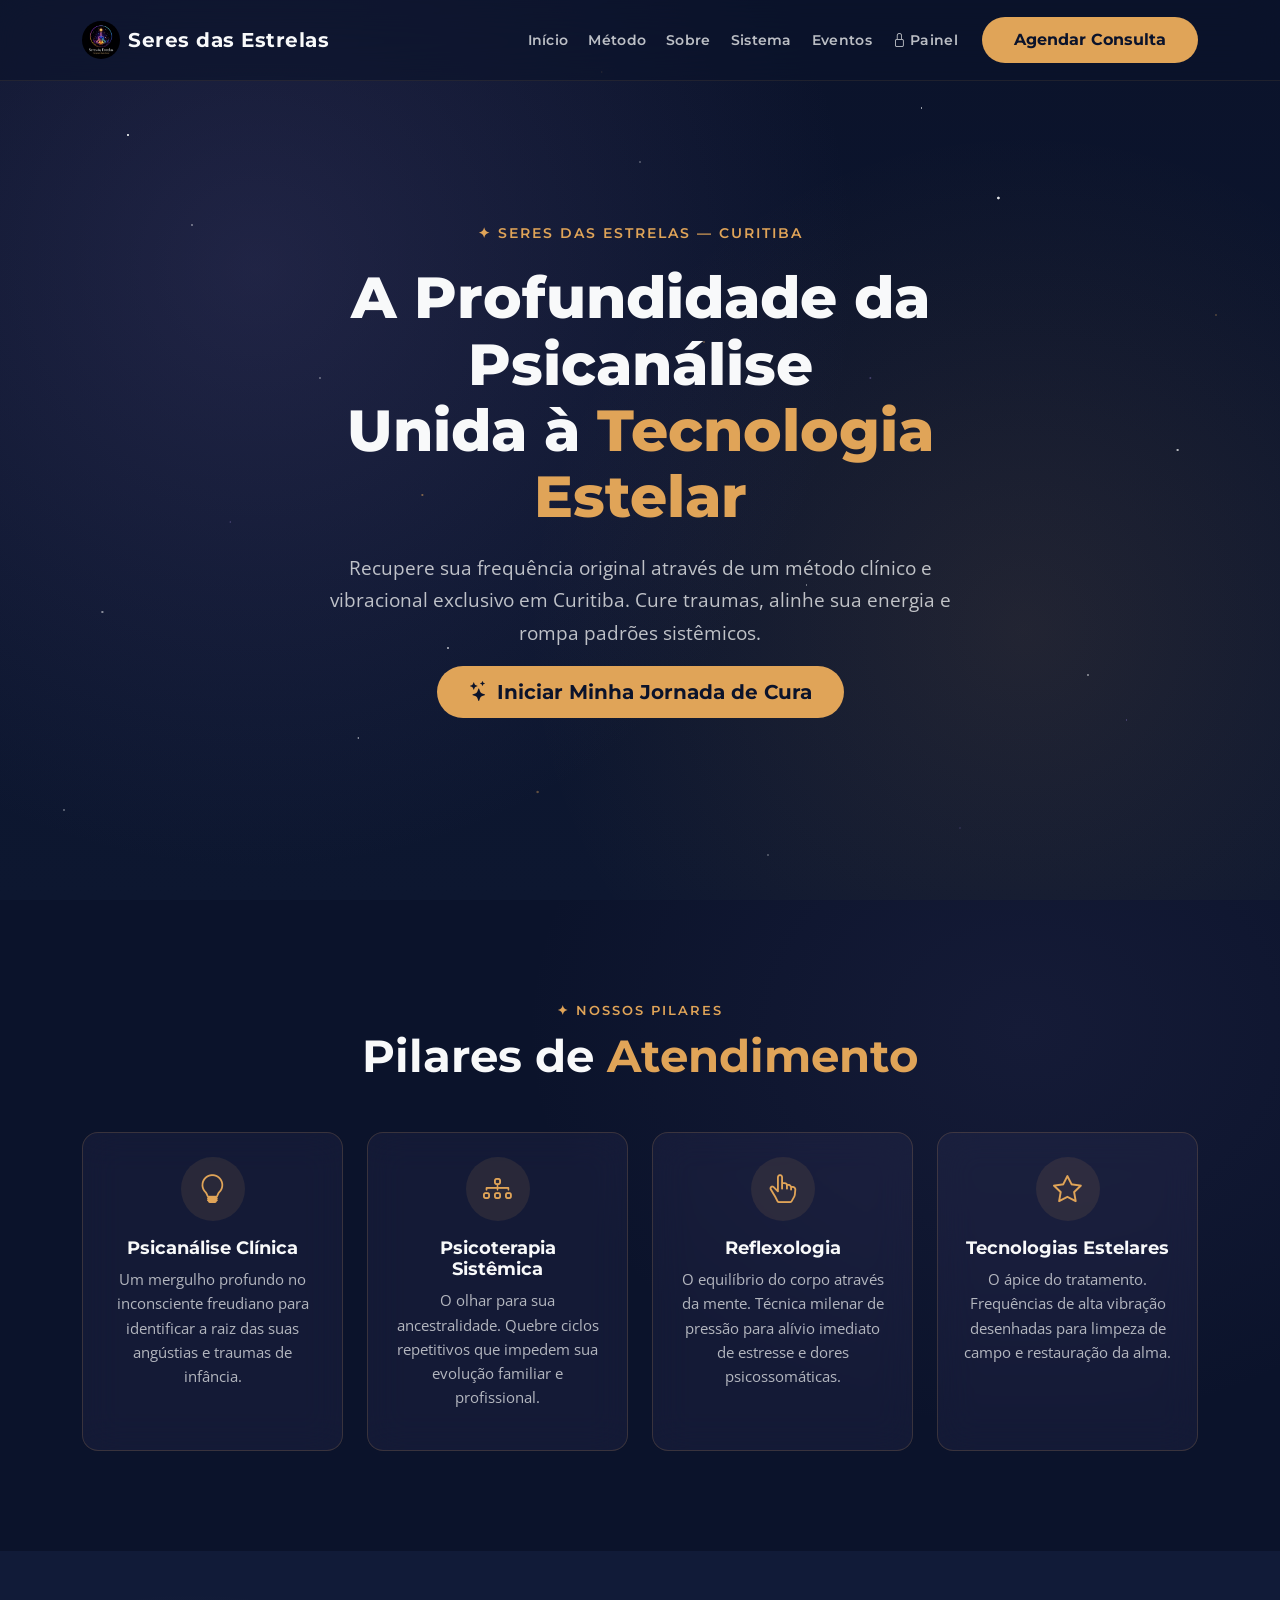
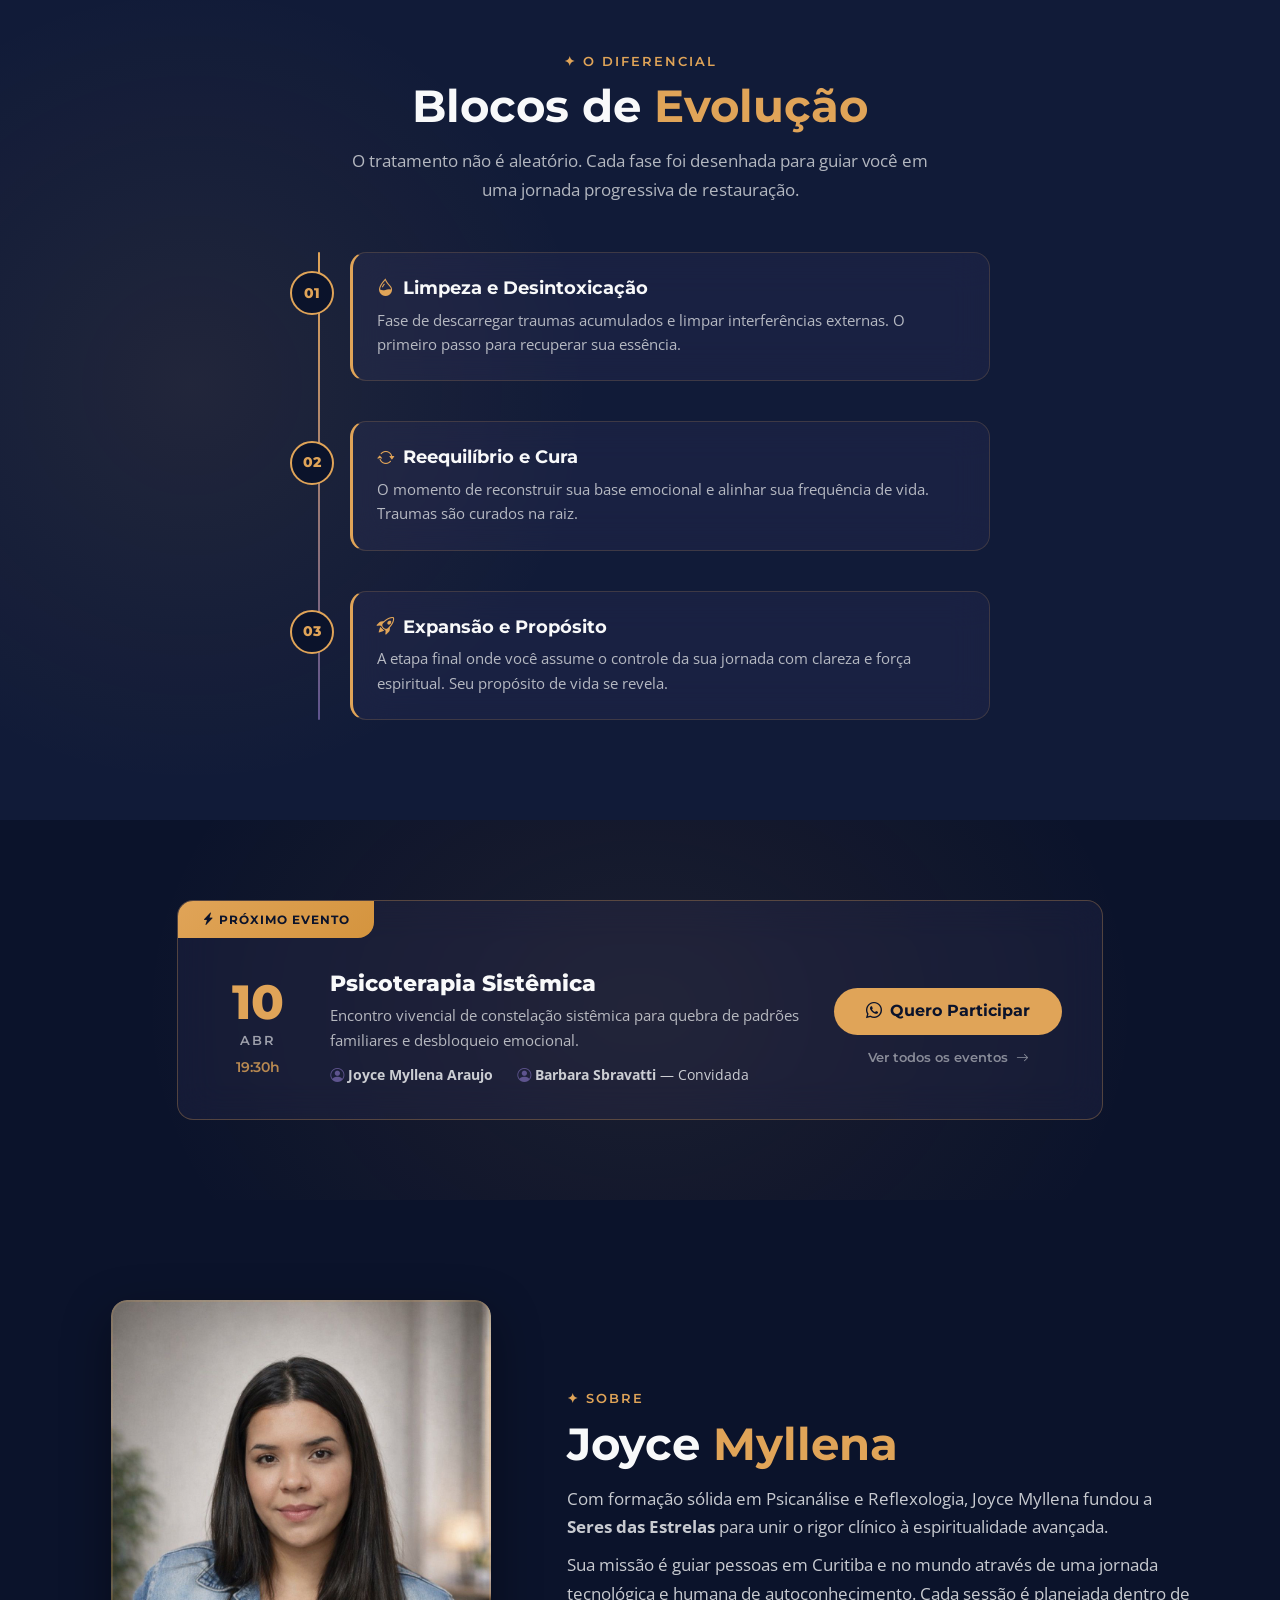
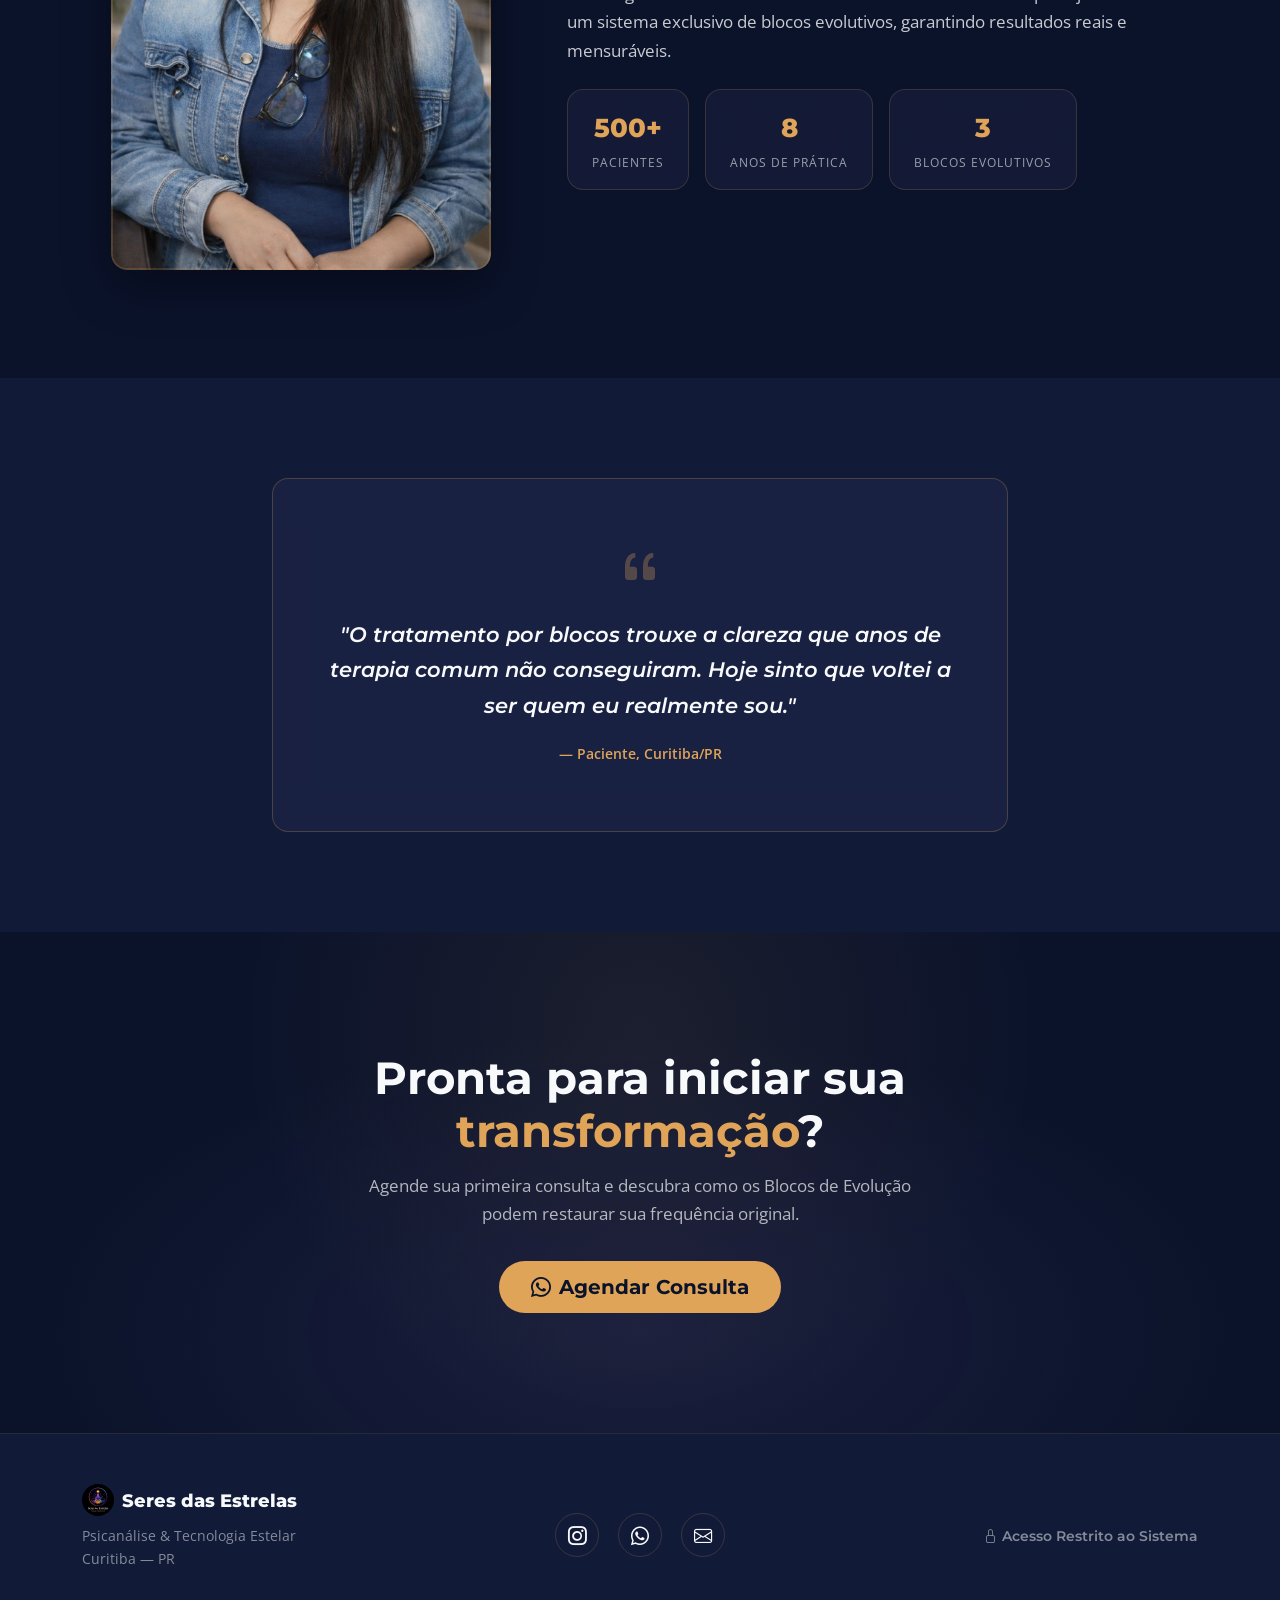
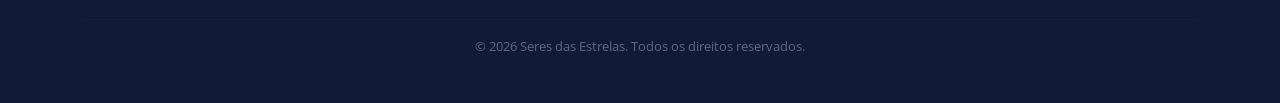
<file: index.html>
<!DOCTYPE html>
<html lang="pt-BR">
<head>
  <meta charset="UTF-8" />
  <meta name="viewport" content="width=device-width, initial-scale=1.0" />
  <title>Seres das Estrelas | Joyce Myllena — Psicanálise &amp; Tecnologia Estelar</title>
  <meta name="description" content="Recupere sua frequência original através de um método clínico e vibracional exclusivo em Curitiba. Cure traumas, alinhe sua energia e rompa padrões sistêmicos." />

  <!-- Google Fonts -->
  <link rel="preconnect" href="https://fonts.googleapis.com" />
  <link rel="preconnect" href="https://fonts.gstatic.com" crossorigin />
  <link href="https://fonts.googleapis.com/css2?family=Montserrat:wght@400;600;700;800&family=Open+Sans:wght@400;600&display=swap" rel="stylesheet" />

  <!-- Bootstrap 5 CSS -->
  <link href="https://cdn.jsdelivr.net/npm/bootstrap@5.3.3/dist/css/bootstrap.min.css" rel="stylesheet" />

  <!-- Bootstrap Icons -->
  <link href="https://cdn.jsdelivr.net/npm/bootstrap-icons@1.11.3/font/bootstrap-icons.min.css" rel="stylesheet" />

  <!-- Custom CSS -->
  <link rel="stylesheet" href="style.css" />
</head>
<body>

  <!-- ========== NAVBAR ========== -->
  <nav class="navbar navbar-expand-lg navbar-dark fixed-top glass-nav" id="mainNav">
    <div class="container">
      <a class="navbar-brand fw-bold d-flex align-items-center" href="#">
        <img src="logo.jpeg" alt="Seres das Estrelas" class="navbar-logo me-2" /> Seres das Estrelas
      </a>
      <button class="navbar-toggler border-0" type="button" data-bs-toggle="collapse" data-bs-target="#navbarNav" aria-controls="navbarNav" aria-expanded="false" aria-label="Abrir menu">
        <span class="navbar-toggler-icon"></span>
      </button>
      <div class="collapse navbar-collapse" id="navbarNav">
        <ul class="navbar-nav ms-auto me-3 align-items-center gap-lg-1">
          <li class="nav-item"><a class="nav-link" href="#inicio">Início</a></li>
          <li class="nav-item"><a class="nav-link" href="#pilares">Método</a></li>
          <li class="nav-item"><a class="nav-link" href="#sobre">Sobre</a></li>
          <li class="nav-item"><a class="nav-link" href="#sistema">Sistema</a></li>
          <li class="nav-item"><a class="nav-link" href="eventos.php">Eventos</a></li>
          <li class="nav-item"><a class="nav-link" href="system/login.php"><i class="bi bi-lock me-1"></i>Painel</a></li>
        </ul>
        <a href="#agendar" class="btn btn-gold">Agendar Consulta</a>
      </div>
    </div>
  </nav>

  <!-- ========== HERO SECTION ========== -->
  <header class="hero-section d-flex align-items-center" id="inicio">
    <!-- Star background layer -->
    <div class="stars-bg" aria-hidden="true"></div>
    <div class="stars-bg stars-bg--layer2" aria-hidden="true"></div>

    <div class="container position-relative z-1">
      <div class="row justify-content-center text-center">
        <div class="col-lg-9 col-xl-8">
          <p class="hero-tag fade-in">✦ Seres das Estrelas — Curitiba</p>
          <h1 class="hero-title fade-in">A Profundidade da Psicanálise<br class="d-none d-md-block" /> Unida à <span class="text-gold">Tecnologia Estelar</span></h1>
          <p class="hero-subtitle fade-in">Recupere sua frequência original através de um método clínico e vibracional exclusivo em Curitiba. Cure traumas, alinhe sua energia e rompa padrões sistêmicos.</p>
          <a href="#agendar" class="btn btn-gold btn-lg mt-3 fade-in">
            <i class="bi bi-stars me-2"></i>Iniciar Minha Jornada de Cura
          </a>
        </div>
      </div>
    </div>
  </header>

  <!-- ========== PILARES ========== -->
  <section class="section-pilares" id="pilares">
    <div class="container">
      <div class="text-center mb-5">
        <p class="section-tag fade-in">✦ Nossos Pilares</p>
        <h2 class="section-title fade-in">Pilares de <span class="text-gold">Atendimento</span></h2>
      </div>

      <div class="row g-3 g-lg-4">
        <!-- Card 1 -->
        <div class="col-6 col-lg-3 fade-in">
          <div class="glass-card h-100 text-center p-3 p-lg-4">
            <div class="card-icon"><i class="bi bi-lightbulb"></i></div>
            <h5 class="card-title-custom">Psicanálise Clínica</h5>
            <p class="card-text-custom">Um mergulho profundo no inconsciente freudiano para identificar a raiz das suas angústias e traumas de infância.</p>
          </div>
        </div>
        <!-- Card 2 -->
        <div class="col-6 col-lg-3 fade-in">
          <div class="glass-card h-100 text-center p-3 p-lg-4">
            <div class="card-icon"><i class="bi bi-diagram-3"></i></div>
            <h5 class="card-title-custom">Psicoterapia Sistêmica</h5>
            <p class="card-text-custom">O olhar para sua ancestralidade. Quebre ciclos repetitivos que impedem sua evolução familiar e profissional.</p>
          </div>
        </div>
        <!-- Card 3 -->
        <div class="col-6 col-lg-3 fade-in">
          <div class="glass-card h-100 text-center p-3 p-lg-4">
            <div class="card-icon"><i class="bi bi-hand-index-thumb"></i></div>
            <h5 class="card-title-custom">Reflexologia</h5>
            <p class="card-text-custom">O equilíbrio do corpo através da mente. Técnica milenar de pressão para alívio imediato de estresse e dores psicossomáticas.</p>
          </div>
        </div>
        <!-- Card 4 -->
        <div class="col-6 col-lg-3 fade-in">
          <div class="glass-card h-100 text-center p-3 p-lg-4">
            <div class="card-icon"><i class="bi bi-star"></i></div>
            <h5 class="card-title-custom">Tecnologias Estelares</h5>
            <p class="card-text-custom">O ápice do tratamento. Frequências de alta vibração desenhadas para limpeza de campo e restauração da alma.</p>
          </div>
        </div>
      </div>
    </div>
  </section>

  <!-- ========== MÉTODO DOS BLOCOS ========== -->
  <section class="section-blocos" id="sistema">
    <div class="container">
      <div class="text-center mb-5">
        <p class="section-tag fade-in">✦ O Diferencial</p>
        <h2 class="section-title fade-in">Blocos de <span class="text-gold">Evolução</span></h2>
        <p class="section-subtitle fade-in mx-auto">O tratamento não é aleatório. Cada fase foi desenhada para guiar você em uma jornada progressiva de restauração.</p>
      </div>

      <div class="timeline">
        <!-- Bloco 1 -->
        <div class="timeline-item fade-in">
          <div class="timeline-marker">01</div>
          <div class="glass-card timeline-card p-4">
            <h5 class="card-title-custom"><i class="bi bi-droplet-half me-2 text-gold"></i>Limpeza e Desintoxicação</h5>
            <p class="card-text-custom mb-0">Fase de descarregar traumas acumulados e limpar interferências externas. O primeiro passo para recuperar sua essência.</p>
          </div>
        </div>
        <!-- Bloco 2 -->
        <div class="timeline-item fade-in">
          <div class="timeline-marker">02</div>
          <div class="glass-card timeline-card p-4">
            <h5 class="card-title-custom"><i class="bi bi-arrow-repeat me-2 text-gold"></i>Reequilíbrio e Cura</h5>
            <p class="card-text-custom mb-0">O momento de reconstruir sua base emocional e alinhar sua frequência de vida. Traumas são curados na raiz.</p>
          </div>
        </div>
        <!-- Bloco 3 -->
        <div class="timeline-item fade-in">
          <div class="timeline-marker">03</div>
          <div class="glass-card timeline-card p-4">
            <h5 class="card-title-custom"><i class="bi bi-rocket-takeoff me-2 text-gold"></i>Expansão e Propósito</h5>
            <p class="card-text-custom mb-0">A etapa final onde você assume o controle da sua jornada com clareza e força espiritual. Seu propósito de vida se revela.</p>
          </div>
        </div>
      </div>
    </div>
  </section>

  <!-- ========== PRÓXIMO EVENTO (destaque) ========== -->
  <section class="section-evento-destaque">
    <div class="container">
      <div class="row justify-content-center">
        <div class="col-lg-10">
          <div class="glass-card evento-destaque-card fade-in">
            <div class="evento-destaque-badge">
              <i class="bi bi-lightning-charge-fill me-1"></i>Próximo Evento
            </div>
            <div class="evento-destaque-inner">
              <div class="evento-destaque-date">
                <span class="evento-dia">10</span>
                <span class="evento-mes-label">ABR</span>
                <span class="evento-horario-inline">19:30h</span>
              </div>
              <div class="evento-destaque-info">
                <h3 class="evento-destaque-titulo">Psicoterapia Sistêmica</h3>
                <p class="evento-destaque-desc">Encontro vivencial de constelação sistêmica para quebra de padrões familiares e desbloqueio emocional.</p>
                <div class="evento-destaque-speakers">
                  <span><i class="bi bi-person-circle me-1 text-violet"></i><strong>Joyce Myllena Araujo</strong></span>
                  <span><i class="bi bi-person-circle me-1 text-violet"></i><strong>Barbara Sbravatti</strong> — Convidada</span>
                </div>
              </div>
              <div class="evento-destaque-cta">
                <a href="https://wa.me/5541991285254?text=Ol%C3%A1!%20Gostaria%20de%20me%20inscrever%20no%20evento%20de%20Psicoterapia%20Sist%C3%AAmica%20do%20dia%2010%2F04." target="_blank" rel="noopener noreferrer" class="btn btn-gold">
                  <i class="bi bi-whatsapp me-2"></i>Quero Participar
                </a>
                <a href="eventos.php" class="evento-ver-todos">Ver todos os eventos <i class="bi bi-arrow-right ms-1"></i></a>
              </div>
            </div>
          </div>
        </div>
      </div>
    </div>
  </section>

  <!-- ========== SOBRE ========== -->
  <section class="section-sobre" id="sobre">
    <div class="container">
      <div class="row align-items-center g-5">
        <div class="col-lg-5 text-center fade-in">
          <div class="about-photo-wrapper">
            <img
              src="millena.jpeg"
              alt="Joyce Myllena — Terapeuta"
              class="about-photo img-fluid"
              loading="lazy"
            />
          </div>
        </div>
        <div class="col-lg-7 fade-in">
          <p class="section-tag">✦ Sobre</p>
          <h2 class="section-title">Joyce <span class="text-gold">Myllena</span></h2>
          <p class="about-text">Com formação sólida em Psicanálise e Reflexologia, Joyce Myllena fundou a <strong>Seres das Estrelas</strong> para unir o rigor clínico à espiritualidade avançada.</p>
          <p class="about-text">Sua missão é guiar pessoas em Curitiba e no mundo através de uma jornada tecnológica e humana de autoconhecimento. Cada sessão é planejada dentro de um sistema exclusivo de blocos evolutivos, garantindo resultados reais e mensuráveis.</p>
          <div class="d-flex gap-3 mt-4">
            <div class="stat-badge glass-card px-4 py-3 text-center">
              <span class="stat-number">500+</span>
              <span class="stat-label">Pacientes</span>
            </div>
            <div class="stat-badge glass-card px-4 py-3 text-center">
              <span class="stat-number">8</span>
              <span class="stat-label">Anos de Prática</span>
            </div>
            <div class="stat-badge glass-card px-4 py-3 text-center">
              <span class="stat-number">3</span>
              <span class="stat-label">Blocos Evolutivos</span>
            </div>
          </div>
        </div>
      </div>
    </div>
  </section>

  <!-- ========== PROVA SOCIAL ========== -->
  <section class="section-prova-social">
    <div class="container">
      <div class="row justify-content-center">
        <div class="col-lg-8 text-center fade-in">
          <div class="glass-card p-5 testimonial-card">
            <i class="bi bi-quote testimonial-icon"></i>
            <blockquote class="testimonial-text">
              "O tratamento por blocos trouxe a clareza que anos de terapia comum não conseguiram. Hoje sinto que voltei a ser quem eu realmente sou."
            </blockquote>
            <p class="testimonial-author">— Paciente, Curitiba/PR</p>
          </div>
        </div>
      </div>
    </div>
  </section>

  <!-- ========== CTA FINAL ========== -->
  <section class="section-cta" id="agendar">
    <div class="container text-center">
      <div class="row justify-content-center">
        <div class="col-lg-7 fade-in">
          <h2 class="section-title">Pronta para iniciar sua <span class="text-gold">transformação</span>?</h2>
          <p class="section-subtitle mx-auto">Agende sua primeira consulta e descubra como os Blocos de Evolução podem restaurar sua frequência original.</p>
          <a href="https://wa.me/5541991285254" target="_blank" rel="noopener noreferrer" class="btn btn-gold btn-lg mt-3">
            <i class="bi bi-whatsapp me-2"></i>Agendar Consulta
          </a>
        </div>
      </div>
    </div>
  </section>

  <!-- ========== FOOTER ========== -->
  <footer class="site-footer">
    <div class="container">
      <div class="row g-4 align-items-center">
        <div class="col-lg-4 text-center text-lg-start">
          <a class="footer-brand d-flex align-items-center justify-content-center justify-content-lg-start" href="#">
            <img src="logo.jpeg" alt="Seres das Estrelas" class="footer-logo me-2" /> Seres das Estrelas
          </a>
          <p class="footer-sub mt-2">Psicanálise &amp; Tecnologia Estelar<br />Curitiba — PR</p>
        </div>
        <div class="col-lg-4 text-center">
          <div class="footer-socials">
            <a href="https://instagram.com/" target="_blank" rel="noopener noreferrer" aria-label="Instagram"><i class="bi bi-instagram"></i></a>
            <a href="https://wa.me/5541991285254" target="_blank" rel="noopener noreferrer" aria-label="WhatsApp"><i class="bi bi-whatsapp"></i></a>
            <a href="mailto:contato@seresdasestrelas.com" aria-label="E-mail"><i class="bi bi-envelope"></i></a>
          </div>
        </div>
        <div class="col-lg-4 text-center text-lg-end">
          <a href="system/login.php" class="footer-system-link"><i class="bi bi-lock me-1"></i>Acesso Restrito ao Sistema</a>
        </div>
      </div>
      <hr class="footer-divider" />
      <p class="footer-copy text-center">&copy; 2026 Seres das Estrelas. Todos os direitos reservados.</p>
    </div>
  </footer>

  <!-- Bootstrap JS -->
  <script src="https://cdn.jsdelivr.net/npm/bootstrap@5.3.3/dist/js/bootstrap.bundle.min.js"></script>

  <!-- Scroll Animations & Navbar Shrink -->
  <script>
    document.addEventListener('DOMContentLoaded', () => {
      // Fade-in on scroll
      const faders = document.querySelectorAll('.fade-in');
      const observerOpts = { threshold: 0.15, rootMargin: '0px 0px -40px 0px' };
      const fadeObserver = new IntersectionObserver((entries, obs) => {
        entries.forEach(entry => {
          if (entry.isIntersecting) {
            entry.target.classList.add('visible');
            obs.unobserve(entry.target);
          }
        });
      }, observerOpts);
      faders.forEach(el => fadeObserver.observe(el));

      // Navbar shrink on scroll
      const nav = document.getElementById('mainNav');
      window.addEventListener('scroll', () => {
        nav.classList.toggle('scrolled', window.scrollY > 60);
      });

      // Close mobile menu on link click
      const navLinks = document.querySelectorAll('.navbar-nav .nav-link');
      const navCollapse = document.getElementById('navbarNav');
      navLinks.forEach(link => {
        link.addEventListener('click', () => {
          if (navCollapse.classList.contains('show')) {
            bootstrap.Collapse.getOrCreateInstance(navCollapse).hide();
          }
        });
      });

      // Smooth scroll for anchor links
      document.querySelectorAll('a[href^="#"]').forEach(anchor => {
        anchor.addEventListener('click', function (e) {
          const target = document.querySelector(this.getAttribute('href'));
          if (target) {
            e.preventDefault();
            target.scrollIntoView({ behavior: 'smooth', block: 'start' });
          }
        });
      });
    });
  </script>
</body>
</html>
</file>
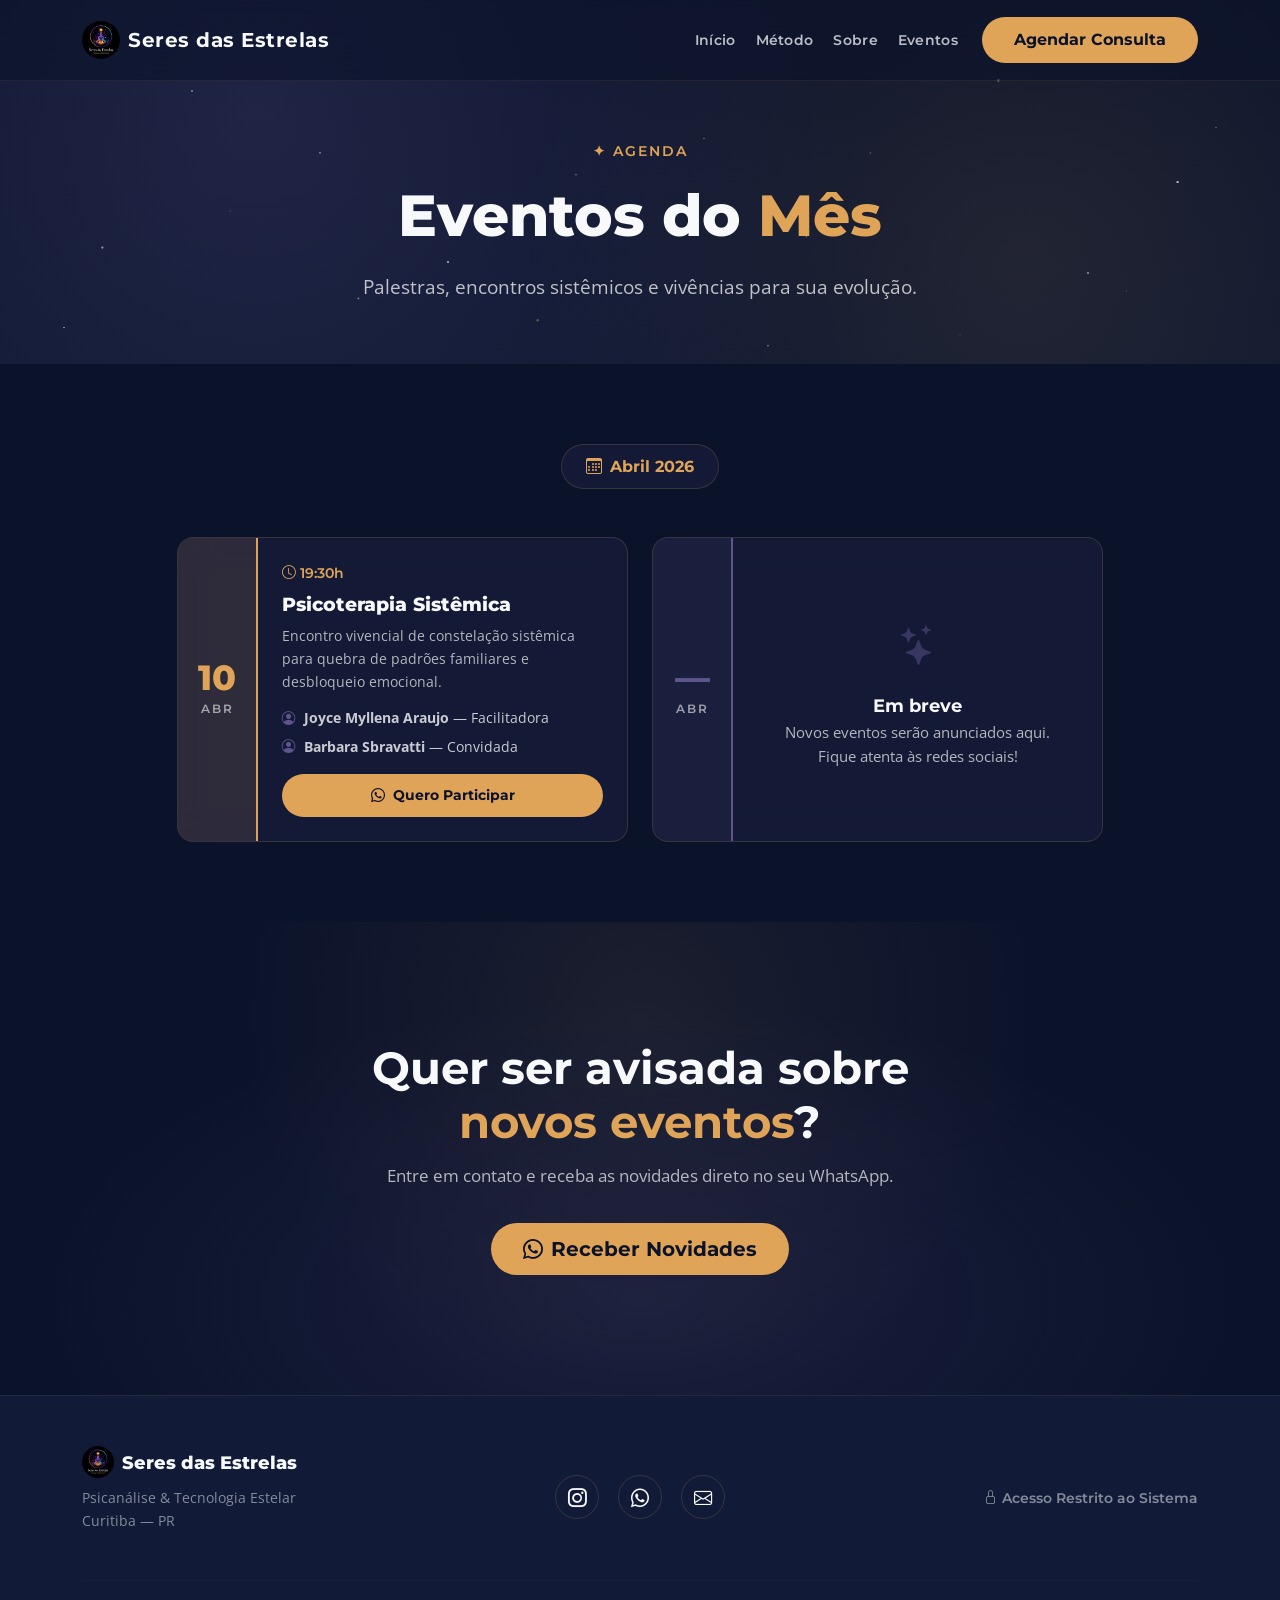
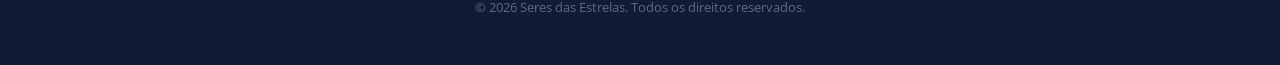
<file: eventos.html>
<!DOCTYPE html>
<html lang="pt-BR">
<head>
  <meta charset="UTF-8" />
  <meta name="viewport" content="width=device-width, initial-scale=1.0" />
  <title>Eventos do Mês | Seres das Estrelas</title>
  <meta name="description" content="Confira os próximos eventos, palestras e encontros sistêmicos da Seres das Estrelas em Curitiba." />

  <!-- Google Fonts -->
  <link rel="preconnect" href="https://fonts.googleapis.com" />
  <link rel="preconnect" href="https://fonts.gstatic.com" crossorigin />
  <link href="https://fonts.googleapis.com/css2?family=Montserrat:wght@400;600;700;800&family=Open+Sans:wght@400;600&display=swap" rel="stylesheet" />

  <!-- Bootstrap 5 CSS -->
  <link href="https://cdn.jsdelivr.net/npm/bootstrap@5.3.3/dist/css/bootstrap.min.css" rel="stylesheet" />

  <!-- Bootstrap Icons -->
  <link href="https://cdn.jsdelivr.net/npm/bootstrap-icons@1.11.3/font/bootstrap-icons.min.css" rel="stylesheet" />

  <!-- Custom CSS -->
  <link rel="stylesheet" href="style.css" />
</head>
<body>

  <!-- ========== NAVBAR ========== -->
  <nav class="navbar navbar-expand-lg navbar-dark fixed-top glass-nav" id="mainNav">
    <div class="container">
      <a class="navbar-brand fw-bold d-flex align-items-center" href="index.html">
        <img src="logo.jpeg" alt="Seres das Estrelas" class="navbar-logo me-2" /> Seres das Estrelas
      </a>
      <button class="navbar-toggler border-0" type="button" data-bs-toggle="collapse" data-bs-target="#navbarNav" aria-controls="navbarNav" aria-expanded="false" aria-label="Abrir menu">
        <span class="navbar-toggler-icon"></span>
      </button>
      <div class="collapse navbar-collapse" id="navbarNav">
        <ul class="navbar-nav ms-auto me-3 align-items-center gap-lg-1">
          <li class="nav-item"><a class="nav-link" href="index.html">Início</a></li>
          <li class="nav-item"><a class="nav-link" href="index.html#pilares">Método</a></li>
          <li class="nav-item"><a class="nav-link" href="index.html#sobre">Sobre</a></li>
          <li class="nav-item"><a class="nav-link active" href="eventos.html">Eventos</a></li>
        </ul>
        <a href="https://wa.me/5541991285254" target="_blank" rel="noopener noreferrer" class="btn btn-gold">Agendar Consulta</a>
      </div>
    </div>
  </nav>

  <!-- ========== HERO EVENTOS ========== -->
  <header class="eventos-hero">
    <div class="stars-bg" aria-hidden="true"></div>
    <div class="stars-bg stars-bg--layer2" aria-hidden="true"></div>
    <div class="container position-relative z-1 text-center">
      <p class="hero-tag fade-in">✦ Agenda</p>
      <h1 class="hero-title fade-in">Eventos do <span class="text-gold">Mês</span></h1>
      <p class="hero-subtitle fade-in">Palestras, encontros sistêmicos e vivências para sua evolução.</p>
    </div>
  </header>

  <!-- ========== EVENTOS ========== -->
  <section class="section-eventos">
    <div class="container">

      <!-- Filtro mês -->
      <div class="text-center mb-5 fade-in">
        <span class="eventos-mes-badge">
          <i class="bi bi-calendar3 me-2"></i>Abril 2026
        </span>
      </div>

      <!-- Grade de eventos -->
      <div class="row g-4 justify-content-center">

        <!-- Evento 1 -->
        <div class="col-md-6 col-lg-5 fade-in">
          <div class="glass-card evento-card p-0 h-100">
            <div class="evento-date-strip">
              <span class="evento-dia">10</span>
              <span class="evento-mes-label">ABR</span>
            </div>
            <div class="evento-body">
              <div class="evento-horario">
                <i class="bi bi-clock me-1"></i>19:30h
              </div>
              <h4 class="evento-titulo">Psicoterapia Sistêmica</h4>
              <p class="evento-descricao">Encontro vivencial de constelação sistêmica para quebra de padrões familiares e desbloqueio emocional.</p>
              <div class="evento-speakers">
                <div class="speaker">
                  <i class="bi bi-person-circle me-1"></i>
                  <span><strong>Joyce Myllena Araujo</strong> — Facilitadora</span>
                </div>
                <div class="speaker">
                  <i class="bi bi-person-circle me-1"></i>
                  <span><strong>Barbara Sbravatti</strong> — Convidada</span>
                </div>
              </div>
              <a href="https://wa.me/5541991285254?text=Ol%C3%A1!%20Gostaria%20de%20me%20inscrever%20no%20evento%20de%20Psicoterapia%20Sist%C3%AAmica%20do%20dia%2010%2F04." target="_blank" rel="noopener noreferrer" class="btn btn-gold btn-sm mt-3 w-100">
                <i class="bi bi-whatsapp me-2"></i>Quero Participar
              </a>
            </div>
          </div>
        </div>

        <!-- Evento 2 (exemplo placeholder — remover ou editar) -->
        <div class="col-md-6 col-lg-5 fade-in">
          <div class="glass-card evento-card p-0 h-100 evento-em-breve">
            <div class="evento-date-strip">
              <span class="evento-dia">—</span>
              <span class="evento-mes-label">ABR</span>
            </div>
            <div class="evento-body d-flex flex-column align-items-center justify-content-center text-center">
              <i class="bi bi-stars evento-breve-icon"></i>
              <h5 class="card-title-custom mt-3 mb-1">Em breve</h5>
              <p class="card-text-custom mb-0">Novos eventos serão anunciados aqui.<br />Fique atenta às redes sociais!</p>
            </div>
          </div>
        </div>

      </div>
    </div>
  </section>

  <!-- ========== CTA ========== -->
  <section class="section-cta">
    <div class="container text-center">
      <div class="row justify-content-center">
        <div class="col-lg-7 fade-in">
          <h2 class="section-title">Quer ser avisada sobre <span class="text-gold">novos eventos</span>?</h2>
          <p class="section-subtitle mx-auto">Entre em contato e receba as novidades direto no seu WhatsApp.</p>
          <a href="https://wa.me/5541991285254?text=Ol%C3%A1!%20Quero%20receber%20novidades%20sobre%20os%20pr%C3%B3ximos%20eventos." target="_blank" rel="noopener noreferrer" class="btn btn-gold btn-lg mt-3">
            <i class="bi bi-whatsapp me-2"></i>Receber Novidades
          </a>
        </div>
      </div>
    </div>
  </section>

  <!-- ========== FOOTER ========== -->
  <footer class="site-footer">
    <div class="container">
      <div class="row g-4 align-items-center">
        <div class="col-lg-4 text-center text-lg-start">
          <a class="footer-brand d-flex align-items-center justify-content-center justify-content-lg-start" href="index.html">
            <img src="logo.jpeg" alt="Seres das Estrelas" class="footer-logo me-2" /> Seres das Estrelas
          </a>
          <p class="footer-sub mt-2">Psicanálise &amp; Tecnologia Estelar<br />Curitiba — PR</p>
        </div>
        <div class="col-lg-4 text-center">
          <div class="footer-socials">
            <a href="https://instagram.com/" target="_blank" rel="noopener noreferrer" aria-label="Instagram"><i class="bi bi-instagram"></i></a>
            <a href="https://wa.me/5541991285254" target="_blank" rel="noopener noreferrer" aria-label="WhatsApp"><i class="bi bi-whatsapp"></i></a>
            <a href="mailto:contato@seresdasestrelas.com" aria-label="E-mail"><i class="bi bi-envelope"></i></a>
          </div>
        </div>
        <div class="col-lg-4 text-center text-lg-end">
          <a href="system/login.php" class="footer-system-link"><i class="bi bi-lock me-1"></i>Acesso Restrito ao Sistema</a>
        </div>
      </div>
      <hr class="footer-divider" />
      <p class="footer-copy text-center">&copy; 2026 Seres das Estrelas. Todos os direitos reservados.</p>
    </div>
  </footer>

  <!-- Bootstrap JS -->
  <script src="https://cdn.jsdelivr.net/npm/bootstrap@5.3.3/dist/js/bootstrap.bundle.min.js"></script>

  <script>
    document.addEventListener('DOMContentLoaded', () => {
      const faders = document.querySelectorAll('.fade-in');
      const observerOpts = { threshold: 0.15, rootMargin: '0px 0px -40px 0px' };
      const fadeObserver = new IntersectionObserver((entries, obs) => {
        entries.forEach(entry => {
          if (entry.isIntersecting) {
            entry.target.classList.add('visible');
            obs.unobserve(entry.target);
          }
        });
      }, observerOpts);
      faders.forEach(el => fadeObserver.observe(el));

      const nav = document.getElementById('mainNav');
      window.addEventListener('scroll', () => {
        nav.classList.toggle('scrolled', window.scrollY > 60);
      });

      const navLinks = document.querySelectorAll('.navbar-nav .nav-link');
      const navCollapse = document.getElementById('navbarNav');
      navLinks.forEach(link => {
        link.addEventListener('click', () => {
          if (navCollapse.classList.contains('show')) {
            bootstrap.Collapse.getOrCreateInstance(navCollapse).hide();
          }
        });
      });
    });
  </script>
</body>
</html>
</file>
<file: style.css>
/* =========================================================
   SERES DAS ESTRELAS — Custom Stylesheet
   Dark Mode  ·  Glassmorphism  ·  Stellar Theme
   ========================================================= */

/* ---------- Design Tokens ---------- */
:root {
  --navy:       #0B132B;
  --navy-light: #111b38;
  --gold:       #E0A458;
  --gold-hover: #c98d42;
  --violet:     #5E548E;
  --ice:        #F8F9FA;
  --glass-bg:   rgba(94, 84, 142, 0.12);
  --glass-border: rgba(224, 164, 88, 0.18);
  --radius:     16px;
  --transition: 0.35s cubic-bezier(0.4, 0, 0.2, 1);
}

/* ---------- Reset & Base ---------- */
*,
*::before,
*::after {
  margin: 0;
  padding: 0;
  box-sizing: border-box;
}

html {
  scroll-behavior: smooth;
  scroll-padding-top: 80px;
}

body {
  font-family: 'Open Sans', sans-serif;
  background-color: var(--navy);
  color: var(--ice);
  overflow-x: hidden;
  line-height: 1.7;
}

h1, h2, h3, h4, h5, h6 {
  font-family: 'Montserrat', sans-serif;
  font-weight: 700;
  color: var(--ice);
}

a { text-decoration: none; }

img { max-width: 100%; height: auto; }

/* ---------- Utility ---------- */
.text-gold { color: var(--gold) !important; }

/* ---------- Glassmorphism Card ---------- */
.glass-card {
  background: var(--glass-bg);
  border: 1px solid var(--glass-border);
  border-radius: var(--radius);
  backdrop-filter: blur(18px);
  -webkit-backdrop-filter: blur(18px);
  transition: transform var(--transition), box-shadow var(--transition);
}

.glass-card:hover {
  transform: translateY(-6px);
  box-shadow: 0 12px 40px rgba(224, 164, 88, 0.12);
}

/* ---------- Buttons ---------- */
.btn-gold {
  background: var(--gold);
  color: var(--navy);
  font-family: 'Montserrat', sans-serif;
  font-weight: 700;
  border: none;
  border-radius: 50px;
  padding: 0.7rem 2rem;
  transition: background var(--transition), transform var(--transition), box-shadow var(--transition);
}

.btn-gold:hover,
.btn-gold:focus-visible {
  background: var(--gold-hover);
  color: var(--navy);
  transform: translateY(-2px);
  box-shadow: 0 6px 24px rgba(224, 164, 88, 0.35);
}

/* ---------- NAVBAR ---------- */
.glass-nav {
  background: rgba(11, 19, 43, 0.6);
  backdrop-filter: blur(20px);
  -webkit-backdrop-filter: blur(20px);
  border-bottom: 1px solid rgba(224, 164, 88, 0.1);
  padding: 1rem 0;
  transition: padding var(--transition), background var(--transition);
}

.glass-nav.scrolled {
  padding: 0.5rem 0;
  background: rgba(11, 19, 43, 0.92);
}

.navbar-brand {
  font-family: 'Montserrat', sans-serif;
  font-weight: 800;
  font-size: 1.25rem;
  color: var(--ice) !important;
  letter-spacing: 0.5px;
}

.navbar-logo {
  height: 38px;
  width: auto;
  border-radius: 50%;
  object-fit: cover;
}

.footer-logo {
  height: 32px;
  width: auto;
  border-radius: 50%;
  object-fit: cover;
}

.nav-link {
  color: rgba(248, 249, 250, 0.75) !important;
  font-family: 'Montserrat', sans-serif;
  font-weight: 600;
  font-size: 0.9rem;
  letter-spacing: 0.3px;
  transition: color var(--transition);
}

.nav-link:hover,
.nav-link:focus {
  color: var(--gold) !important;
}

/* ---------- HERO ---------- */
.hero-section {
  position: relative;
  min-height: 100vh;
  padding: 140px 0 100px;
  background:
    radial-gradient(ellipse 600px 600px at 20% 30%, rgba(94, 84, 142, 0.25), transparent),
    radial-gradient(ellipse 500px 500px at 80% 70%, rgba(224, 164, 88, 0.10), transparent),
    linear-gradient(180deg, var(--navy) 0%, #0d1730 100%);
  overflow: hidden;
}

/* ---- Starfield CSS Effect ---- */
.stars-bg {
  position: absolute;
  inset: 0;
  width: 100%;
  height: 100%;
  pointer-events: none;
  background-image:
    radial-gradient(1.5px 1.5px at  10%  15%, rgba(248,249,250,0.8) 50%, transparent 100%),
    radial-gradient(1px   1px   at  25%  42%, rgba(248,249,250,0.5) 50%, transparent 100%),
    radial-gradient(1.2px 1.2px at  47%  8%,  rgba(224,164,88,0.7)  50%, transparent 100%),
    radial-gradient(1px   1px   at  63%  65%, rgba(248,249,250,0.4) 50%, transparent 100%),
    radial-gradient(1.8px 1.8px at  78%  22%, rgba(248,249,250,0.9) 50%, transparent 100%),
    radial-gradient(1px   1px   at  88%  80%, rgba(94,84,142,0.6)   50%, transparent 100%),
    radial-gradient(1.3px 1.3px at  35%  72%, rgba(248,249,250,0.6) 50%, transparent 100%),
    radial-gradient(1px   1px   at  55%  38%, rgba(224,164,88,0.5)  50%, transparent 100%),
    radial-gradient(1.5px 1.5px at  92%  50%, rgba(248,249,250,0.7) 50%, transparent 100%),
    radial-gradient(1px   1px   at  5%   90%, rgba(248,249,250,0.5) 50%, transparent 100%),
    radial-gradient(1.2px 1.2px at  18%  58%, rgba(94,84,142,0.5)   50%, transparent 100%),
    radial-gradient(1px   1px   at  72%  12%, rgba(248,249,250,0.6) 50%, transparent 100%),
    radial-gradient(1.6px 1.6px at  42%  88%, rgba(224,164,88,0.4)  50%, transparent 100%),
    radial-gradient(1px   1px   at  60%  95%, rgba(248,249,250,0.4) 50%, transparent 100%);
  background-size: 100% 100%;
  animation: twinkle 6s ease-in-out infinite alternate;
}

.stars-bg--layer2 {
  background-image:
    radial-gradient(1px   1px   at  15%  25%, rgba(248,249,250,0.6) 50%, transparent 100%),
    radial-gradient(1.4px 1.4px at  33%  55%, rgba(224,164,88,0.5)  50%, transparent 100%),
    radial-gradient(1px   1px   at  50%  18%, rgba(248,249,250,0.4) 50%, transparent 100%),
    radial-gradient(1.3px 1.3px at  68%  42%, rgba(94,84,142,0.6)   50%, transparent 100%),
    radial-gradient(1px   1px   at  85%  75%, rgba(248,249,250,0.7) 50%, transparent 100%),
    radial-gradient(1.5px 1.5px at  8%   68%, rgba(248,249,250,0.5) 50%, transparent 100%),
    radial-gradient(1px   1px   at  95%  35%, rgba(224,164,88,0.4)  50%, transparent 100%),
    radial-gradient(1.2px 1.2px at  28%  82%, rgba(248,249,250,0.5) 50%, transparent 100%),
    radial-gradient(1px   1px   at  75%  92%, rgba(94,84,142,0.4)   50%, transparent 100%),
    radial-gradient(1.1px 1.1px at  45%  48%, rgba(248,249,250,0.3) 50%, transparent 100%);
  animation: twinkle 8s ease-in-out infinite alternate-reverse;
}

@keyframes twinkle {
  0%   { opacity: 0.6; }
  100% { opacity: 1; }
}

.z-1 { position: relative; z-index: 1; }

.hero-tag {
  font-family: 'Montserrat', sans-serif;
  font-weight: 600;
  font-size: 0.85rem;
  letter-spacing: 2px;
  text-transform: uppercase;
  color: var(--gold);
  margin-bottom: 1.2rem;
}

.hero-title {
  font-size: clamp(2rem, 5vw, 3.6rem);
  font-weight: 800;
  line-height: 1.15;
  margin-bottom: 1.4rem;
}

.hero-subtitle {
  font-size: clamp(1rem, 2vw, 1.2rem);
  color: rgba(248, 249, 250, 0.75);
  max-width: 640px;
  margin: 0 auto;
}

/* ---------- SECTIONS COMMON ---------- */
.section-pilares,
.section-blocos,
.section-sobre,
.section-prova-social,
.section-cta {
  padding: 100px 0;
  position: relative;
}

.section-pilares {
  background:
    radial-gradient(ellipse 500px 400px at 80% 20%, rgba(94, 84, 142, 0.12), transparent),
    var(--navy);
}

.section-blocos {
  background:
    radial-gradient(ellipse 400px 400px at 15% 50%, rgba(224, 164, 88, 0.08), transparent),
    var(--navy-light);
}

.section-sobre {
  background: var(--navy);
}

.section-prova-social {
  background: var(--navy-light);
}

.section-cta {
  background:
    radial-gradient(ellipse 600px 300px at 50% 80%, rgba(94, 84, 142, 0.18), transparent),
    radial-gradient(ellipse 400px 400px at 50% 20%, rgba(224, 164, 88, 0.08), transparent),
    var(--navy);
  padding: 120px 0;
}

.section-tag {
  font-family: 'Montserrat', sans-serif;
  font-weight: 600;
  font-size: 0.8rem;
  letter-spacing: 2px;
  text-transform: uppercase;
  color: var(--gold);
  margin-bottom: 0.5rem;
}

.section-title {
  font-size: clamp(1.8rem, 4vw, 2.8rem);
  margin-bottom: 0.8rem;
}

.section-subtitle {
  color: rgba(248, 249, 250, 0.7);
  max-width: 580px;
  font-size: 1.05rem;
}

/* ---------- PILARES CARDS ---------- */
.card-icon {
  width: 64px;
  height: 64px;
  margin: 0 auto 1rem;
  display: flex;
  align-items: center;
  justify-content: center;
  font-size: 1.8rem;
  color: var(--gold);
  background: rgba(224, 164, 88, 0.10);
  border-radius: 50%;
}

.card-title-custom {
  font-size: 1.1rem;
  margin-bottom: 0.6rem;
  color: var(--ice);
}

.card-text-custom {
  font-size: 0.92rem;
  color: rgba(248, 249, 250, 0.7);
  line-height: 1.65;
}

/* ---------- TIMELINE / BLOCOS ---------- */
.timeline {
  position: relative;
  max-width: 700px;
  margin: 0 auto;
  padding-left: 60px;
}

.timeline::before {
  content: '';
  position: absolute;
  top: 0;
  bottom: 0;
  left: 28px;
  width: 2px;
  background: linear-gradient(180deg, var(--gold), var(--violet));
  border-radius: 2px;
}

.timeline-item {
  position: relative;
  margin-bottom: 2.5rem;
}

.timeline-item:last-child { margin-bottom: 0; }

.timeline-marker {
  position: absolute;
  left: -60px;
  top: 1.2rem;
  width: 44px;
  height: 44px;
  background: var(--navy);
  border: 2px solid var(--gold);
  border-radius: 50%;
  display: flex;
  align-items: center;
  justify-content: center;
  font-family: 'Montserrat', sans-serif;
  font-weight: 800;
  font-size: 0.85rem;
  color: var(--gold);
  z-index: 2;
}

.timeline-card { border-left: 3px solid var(--gold); }

/* ---------- SOBRE ---------- */
.about-photo-wrapper {
  position: relative;
  display: inline-block;
  border-radius: var(--radius);
  overflow: hidden;
  box-shadow: 0 16px 48px rgba(0, 0, 0, 0.4);
}

.about-photo-wrapper::after {
  content: '';
  position: absolute;
  inset: 0;
  border-radius: var(--radius);
  border: 2px solid var(--glass-border);
  pointer-events: none;
}

.about-photo {
  width: 100%;
  max-width: 380px;
  border-radius: var(--radius);
  object-fit: cover;
}

.about-text {
  font-size: 1.05rem;
  color: rgba(248, 249, 250, 0.8);
  margin-bottom: 0.6rem;
}

.stat-badge {
  display: flex;
  flex-direction: column;
  gap: 2px;
}

.stat-number {
  font-family: 'Montserrat', sans-serif;
  font-weight: 800;
  font-size: 1.6rem;
  color: var(--gold);
}

.stat-label {
  font-size: 0.78rem;
  color: rgba(248, 249, 250, 0.6);
  text-transform: uppercase;
  letter-spacing: 1px;
}

/* ---------- PROVA SOCIAL ---------- */
.testimonial-card {
  border: 1px solid rgba(224, 164, 88, 0.25);
  position: relative;
}

.testimonial-icon {
  font-size: 3rem;
  color: var(--gold);
  opacity: 0.3;
  display: block;
  margin-bottom: 0.5rem;
}

.testimonial-text {
  font-family: 'Montserrat', sans-serif;
  font-size: clamp(1.05rem, 2vw, 1.3rem);
  font-weight: 600;
  font-style: italic;
  color: var(--ice);
  line-height: 1.7;
  margin-bottom: 1.2rem;
}

.testimonial-author {
  font-size: 0.9rem;
  color: var(--gold);
  font-weight: 600;
}

/* ---------- FOOTER ---------- */
.site-footer {
  background: var(--navy-light);
  padding: 50px 0 30px;
  border-top: 1px solid rgba(224, 164, 88, 0.1);
}

.footer-brand {
  font-family: 'Montserrat', sans-serif;
  font-weight: 800;
  font-size: 1.15rem;
  color: var(--ice);
}

.footer-brand:hover { color: var(--gold); }

.footer-sub {
  font-size: 0.85rem;
  color: rgba(248, 249, 250, 0.5);
}

.footer-socials {
  display: flex;
  gap: 1.2rem;
  justify-content: center;
}

.footer-socials a {
  width: 44px;
  height: 44px;
  display: flex;
  align-items: center;
  justify-content: center;
  border-radius: 50%;
  border: 1px solid var(--glass-border);
  color: var(--ice);
  font-size: 1.15rem;
  transition: all var(--transition);
}

.footer-socials a:hover {
  background: var(--gold);
  color: var(--navy);
  border-color: var(--gold);
  transform: translateY(-3px);
}

.footer-system-link {
  font-family: 'Montserrat', sans-serif;
  font-size: 0.85rem;
  font-weight: 600;
  color: rgba(248, 249, 250, 0.5);
  transition: color var(--transition);
}

.footer-system-link:hover { color: var(--gold); }

.footer-divider {
  border-color: rgba(248, 249, 250, 0.08);
  margin: 2rem 0 1rem;
}

.footer-copy {
  font-size: 0.8rem;
  color: rgba(248, 249, 250, 0.35);
}

/* ---------- FADE-IN ANIMATION ---------- */
.fade-in {
  opacity: 0;
  transform: translateY(30px);
  transition: opacity 0.7s ease-out, transform 0.7s ease-out;
}

.fade-in.visible {
  opacity: 1;
  transform: translateY(0);
}

/* Stagger children */
.row > .fade-in:nth-child(2) { transition-delay: 0.1s; }
.row > .fade-in:nth-child(3) { transition-delay: 0.2s; }
.row > .fade-in:nth-child(4) { transition-delay: 0.3s; }

/* ---------- RESPONSIVE ---------- */

/* ---------- EVENTOS PAGE ---------- */
.eventos-hero {
  position: relative;
  padding: 140px 0 60px;
  background:
    radial-gradient(ellipse 600px 600px at 20% 30%, rgba(94, 84, 142, 0.25), transparent),
    radial-gradient(ellipse 500px 500px at 80% 70%, rgba(224, 164, 88, 0.10), transparent),
    linear-gradient(180deg, var(--navy) 0%, #0d1730 100%);
  overflow: hidden;
}

.section-eventos {
  padding: 80px 0;
  background: var(--navy);
}

.eventos-mes-badge {
  display: inline-block;
  font-family: 'Montserrat', sans-serif;
  font-weight: 700;
  font-size: 1rem;
  color: var(--gold);
  border: 1px solid var(--glass-border);
  border-radius: 50px;
  padding: 0.5rem 1.5rem;
  background: var(--glass-bg);
  backdrop-filter: blur(12px);
  -webkit-backdrop-filter: blur(12px);
}

.evento-card {
  display: flex;
  overflow: hidden;
}

.evento-date-strip {
  display: flex;
  flex-direction: column;
  align-items: center;
  justify-content: center;
  min-width: 80px;
  background: rgba(224, 164, 88, 0.12);
  border-right: 2px solid var(--gold);
  padding: 1.5rem 0.8rem;
}

.evento-dia {
  font-family: 'Montserrat', sans-serif;
  font-weight: 800;
  font-size: 2.2rem;
  color: var(--gold);
  line-height: 1;
}

.evento-mes-label {
  font-family: 'Montserrat', sans-serif;
  font-weight: 600;
  font-size: 0.75rem;
  letter-spacing: 2px;
  text-transform: uppercase;
  color: rgba(248, 249, 250, 0.6);
  margin-top: 4px;
}

.evento-body {
  padding: 1.5rem;
  flex: 1;
}

.evento-horario {
  font-family: 'Montserrat', sans-serif;
  font-weight: 600;
  font-size: 0.85rem;
  color: var(--gold);
  margin-bottom: 0.5rem;
}

.evento-titulo {
  font-family: 'Montserrat', sans-serif;
  font-weight: 800;
  font-size: 1.2rem;
  color: var(--ice);
  margin-bottom: 0.5rem;
}

.evento-descricao {
  font-size: 0.9rem;
  color: rgba(248, 249, 250, 0.7);
  line-height: 1.6;
  margin-bottom: 0.8rem;
}

.evento-speakers {
  display: flex;
  flex-direction: column;
  gap: 0.35rem;
}

.speaker {
  font-size: 0.85rem;
  color: rgba(248, 249, 250, 0.8);
}

.speaker i {
  color: var(--violet);
}

.evento-em-breve .evento-date-strip {
  background: rgba(94, 84, 142, 0.10);
  border-right-color: var(--violet);
}

.evento-em-breve .evento-dia {
  color: var(--violet);
}

.evento-breve-icon {
  font-size: 2.5rem;
  color: var(--violet);
  opacity: 0.5;
}

/* ---------- EVENTO DESTAQUE (index) ---------- */
.section-evento-destaque {
  padding: 80px 0;
  background:
    radial-gradient(ellipse 500px 400px at 50% 50%, rgba(224, 164, 88, 0.08), transparent),
    var(--navy);
}

.evento-destaque-card {
  position: relative;
  padding: 0;
  overflow: hidden;
  border: 1px solid rgba(224, 164, 88, 0.3);
}

.evento-destaque-card:hover {
  box-shadow: 0 16px 48px rgba(224, 164, 88, 0.15);
}

.evento-destaque-badge {
  background: linear-gradient(135deg, var(--gold), #d4943e);
  color: var(--navy);
  font-family: 'Montserrat', sans-serif;
  font-weight: 700;
  font-size: 0.78rem;
  letter-spacing: 1px;
  text-transform: uppercase;
  padding: 0.5rem 1.5rem;
  display: inline-block;
  border-radius: 0 0 var(--radius) 0;
}

.evento-destaque-inner {
  display: flex;
  align-items: center;
  gap: 2rem;
  padding: 2rem 2.5rem;
}

.evento-destaque-date {
  display: flex;
  flex-direction: column;
  align-items: center;
  min-width: 80px;
  flex-shrink: 0;
}

.evento-destaque-date .evento-dia {
  font-family: 'Montserrat', sans-serif;
  font-weight: 800;
  font-size: 3rem;
  color: var(--gold);
  line-height: 1;
}

.evento-destaque-date .evento-mes-label {
  font-family: 'Montserrat', sans-serif;
  font-weight: 600;
  font-size: 0.8rem;
  letter-spacing: 2px;
  color: rgba(248, 249, 250, 0.6);
}

.evento-horario-inline {
  font-family: 'Montserrat', sans-serif;
  font-weight: 600;
  font-size: 0.85rem;
  color: var(--gold);
  margin-top: 4px;
  opacity: 0.8;
}

.evento-destaque-info {
  flex: 1;
}

.evento-destaque-titulo {
  font-family: 'Montserrat', sans-serif;
  font-weight: 800;
  font-size: 1.4rem;
  color: var(--ice);
  margin-bottom: 0.4rem;
}

.evento-destaque-desc {
  font-size: 0.95rem;
  color: rgba(248, 249, 250, 0.7);
  line-height: 1.6;
  margin-bottom: 0.7rem;
}

.evento-destaque-speakers {
  display: flex;
  flex-wrap: wrap;
  gap: 0.6rem 1.5rem;
  font-size: 0.88rem;
  color: rgba(248, 249, 250, 0.8);
}

.text-violet { color: var(--violet) !important; }

.evento-destaque-cta {
  display: flex;
  flex-direction: column;
  align-items: center;
  gap: 0.8rem;
  flex-shrink: 0;
}

.evento-ver-todos {
  font-family: 'Montserrat', sans-serif;
  font-weight: 600;
  font-size: 0.8rem;
  color: rgba(248, 249, 250, 0.5);
  transition: color var(--transition);
}

.evento-ver-todos:hover {
  color: var(--gold);
}

/* ---------- RESPONSIVE ---------- */
@media (max-width: 991.98px) {
  .hero-section { padding: 120px 0 80px; }
  .section-pilares,
  .section-blocos,
  .section-sobre,
  .section-prova-social,
  .section-cta {
    padding: 60px 0;
  }
  .section-cta { padding: 70px 0; }
}

@media (max-width: 767.98px) {
  .hero-section { min-height: auto; padding: 100px 0 50px; }
  .hero-title { font-size: 1.7rem; }
  .hero-subtitle { font-size: 0.95rem; }
  .hero-tag { font-size: 0.75rem; margin-bottom: 0.8rem; }

  .section-pilares,
  .section-blocos,
  .section-sobre,
  .section-prova-social,
  .section-cta {
    padding: 50px 0;
  }

  .section-title { font-size: 1.5rem; margin-bottom: 0.5rem; }
  .section-subtitle { font-size: 0.92rem; }
  .section-tag { font-size: 0.72rem; }

  /* Cards pilares - mobile 2 colunas */
  .card-icon { width: 48px; height: 48px; font-size: 1.3rem; margin-bottom: 0.7rem; }
  .card-title-custom { font-size: 0.95rem; margin-bottom: 0.4rem; }
  .card-text-custom { font-size: 0.82rem; line-height: 1.5; }

  /* Timeline */
  .timeline { padding-left: 48px; }
  .timeline::before { left: 18px; }
  .timeline-marker { left: -48px; width: 36px; height: 36px; font-size: 0.72rem; }
  .timeline-item { margin-bottom: 1.5rem; }
  .timeline-card { padding: 1rem !important; }
  .timeline-card .card-title-custom { font-size: 0.92rem; }
  .timeline-card .card-text-custom { font-size: 0.82rem; }

  /* Sobre */
  .about-photo { max-width: 260px; }
  .about-text { font-size: 0.92rem; }

  /* Stats */
  .stat-badge { padding: 0.5rem 0.6rem !important; }
  .stat-number { font-size: 1.1rem; }
  .stat-label { font-size: 0.68rem; }

  /* Testimonial */
  .testimonial-card { padding: 1.5rem !important; }
  .testimonial-text { font-size: 0.95rem; line-height: 1.6; }
  .testimonial-icon { font-size: 2rem; }

  /* Navbar */
  .glass-nav .btn-gold {
    margin-top: 0.75rem;
    width: 100%;
    text-align: center;
  }

  .navbar-brand { font-size: 1.05rem; }
  .navbar-logo { height: 32px; }

  /* Glass card hover desativado no mobile */
  .glass-card:hover {
    transform: none;
    box-shadow: none;
  }

  /* Eventos page mobile */
  .eventos-hero { padding: 100px 0 40px; }
  .section-eventos { padding: 50px 0; }

  .evento-card { flex-direction: column; }
  .evento-date-strip {
    flex-direction: row;
    min-width: unset;
    border-right: none;
    border-bottom: 2px solid var(--gold);
    padding: 0.8rem 1.2rem;
    gap: 0.5rem;
  }
  .evento-em-breve .evento-date-strip {
    border-bottom-color: var(--violet);
  }
  .evento-dia { font-size: 1.6rem; }
  .evento-body { padding: 1.2rem; }
  .evento-titulo { font-size: 1.05rem; }
  .evento-descricao { font-size: 0.85rem; }
  .speaker { font-size: 0.8rem; }

  /* Evento destaque mobile */
  .section-evento-destaque { padding: 50px 0; }
  .evento-destaque-inner {
    flex-direction: column;
    padding: 1.5rem;
    gap: 1rem;
    text-align: center;
  }
  .evento-destaque-date { flex-direction: row; gap: 0.6rem; align-items: baseline; }
  .evento-destaque-date .evento-dia { font-size: 2rem; }
  .evento-destaque-titulo { font-size: 1.15rem; }
  .evento-destaque-desc { font-size: 0.88rem; }
  .evento-destaque-speakers { justify-content: center; font-size: 0.82rem; }
  .evento-destaque-cta .btn-gold { width: 100%; }
}

@media (max-width: 575.98px) {
  .hero-section { padding: 90px 0 40px; }
  .hero-title { font-size: 1.45rem; }
  .btn-gold.btn-lg { font-size: 0.9rem; padding: 0.6rem 1.5rem; }

  .d-flex.gap-3 { gap: 0.4rem !important; }
  .stat-badge { padding: 0.4rem 0.5rem !important; }
  .stat-number { font-size: 0.95rem; }
  .stat-label { font-size: 0.62rem; letter-spacing: 0.5px; }

  .card-text-custom { font-size: 0.78rem; }
  .card-title-custom { font-size: 0.88rem; }
  .card-icon { width: 42px; height: 42px; font-size: 1.1rem; }

  .section-pilares .mb-5 { margin-bottom: 1.5rem !important; }
  .section-blocos .mb-5 { margin-bottom: 1.5rem !important; }
}

/* ---------- SELECTION ---------- */
::selection {
  background: var(--gold);
  color: var(--navy);
}

/* ---------- SCROLLBAR ---------- */
::-webkit-scrollbar { width: 8px; }
::-webkit-scrollbar-track { background: var(--navy); }
::-webkit-scrollbar-thumb {
  background: var(--violet);
  border-radius: 4px;
}
::-webkit-scrollbar-thumb:hover { background: var(--gold); }
</file>
